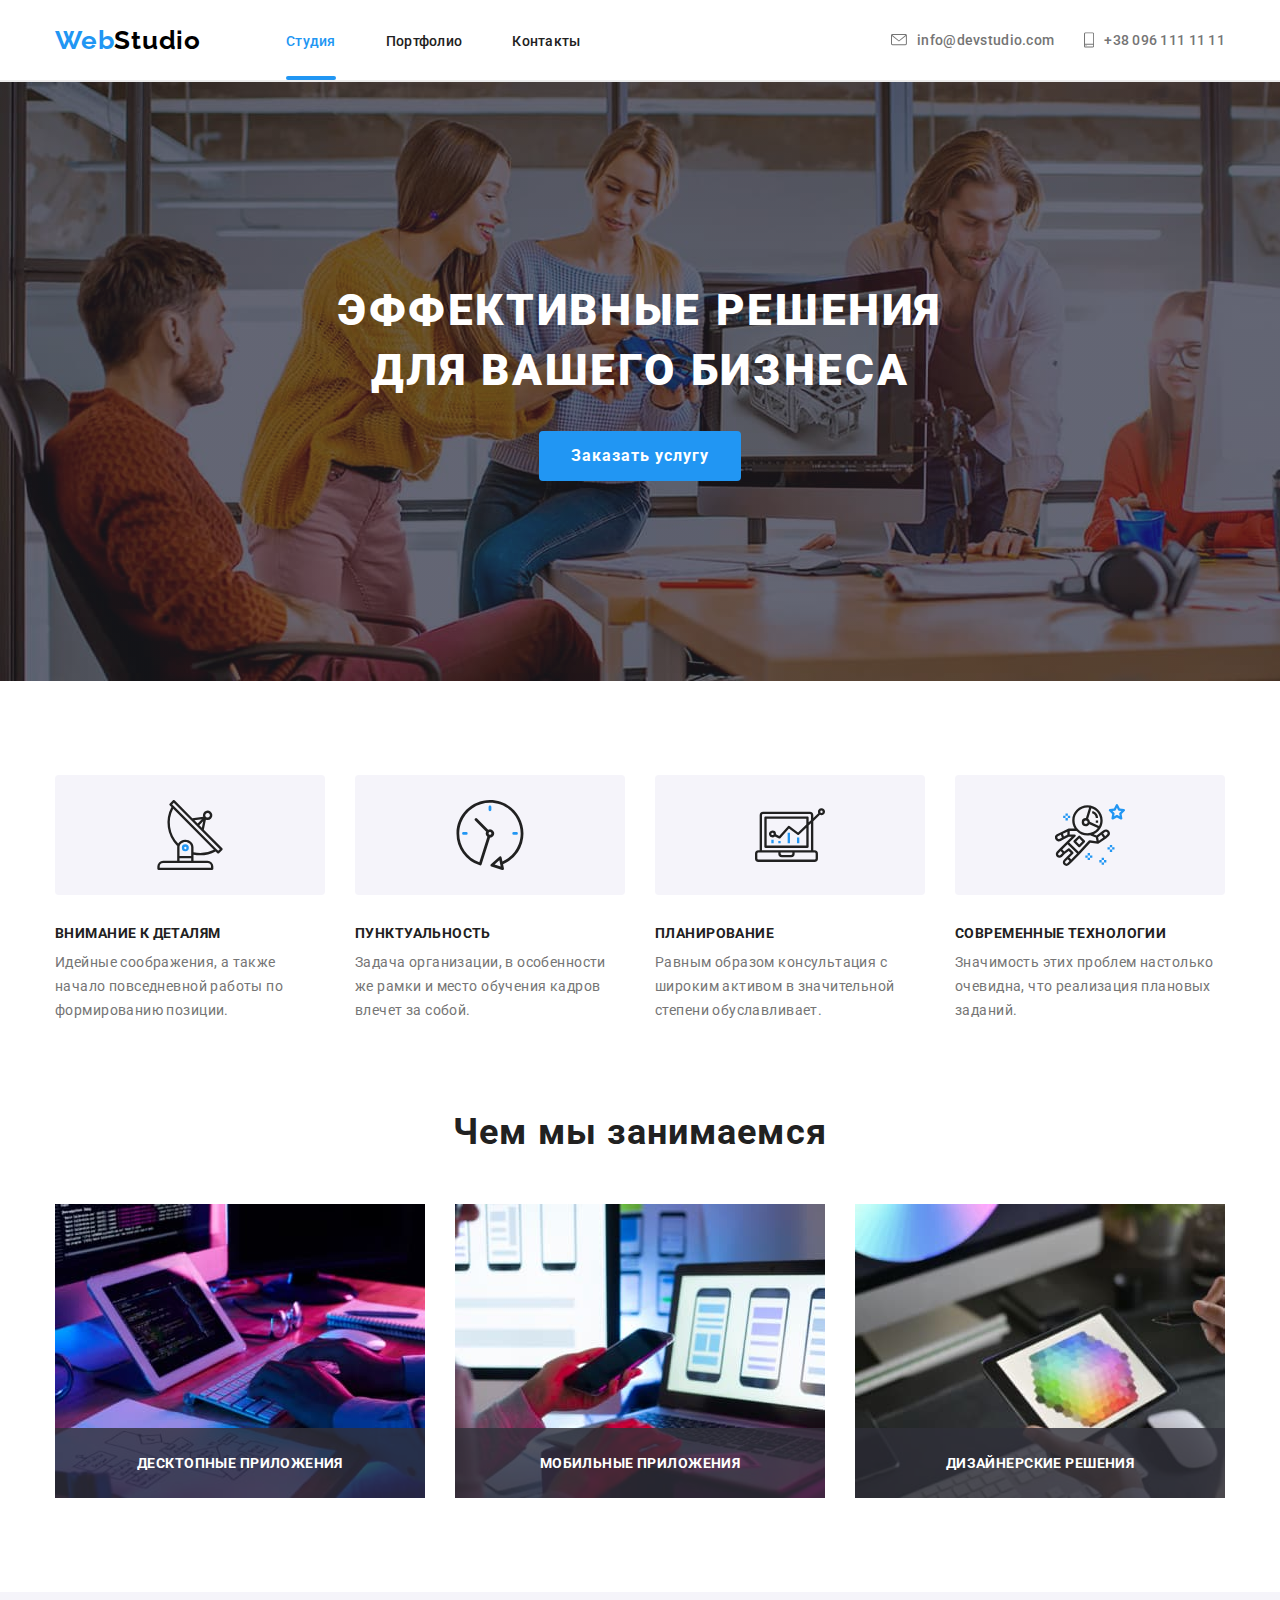
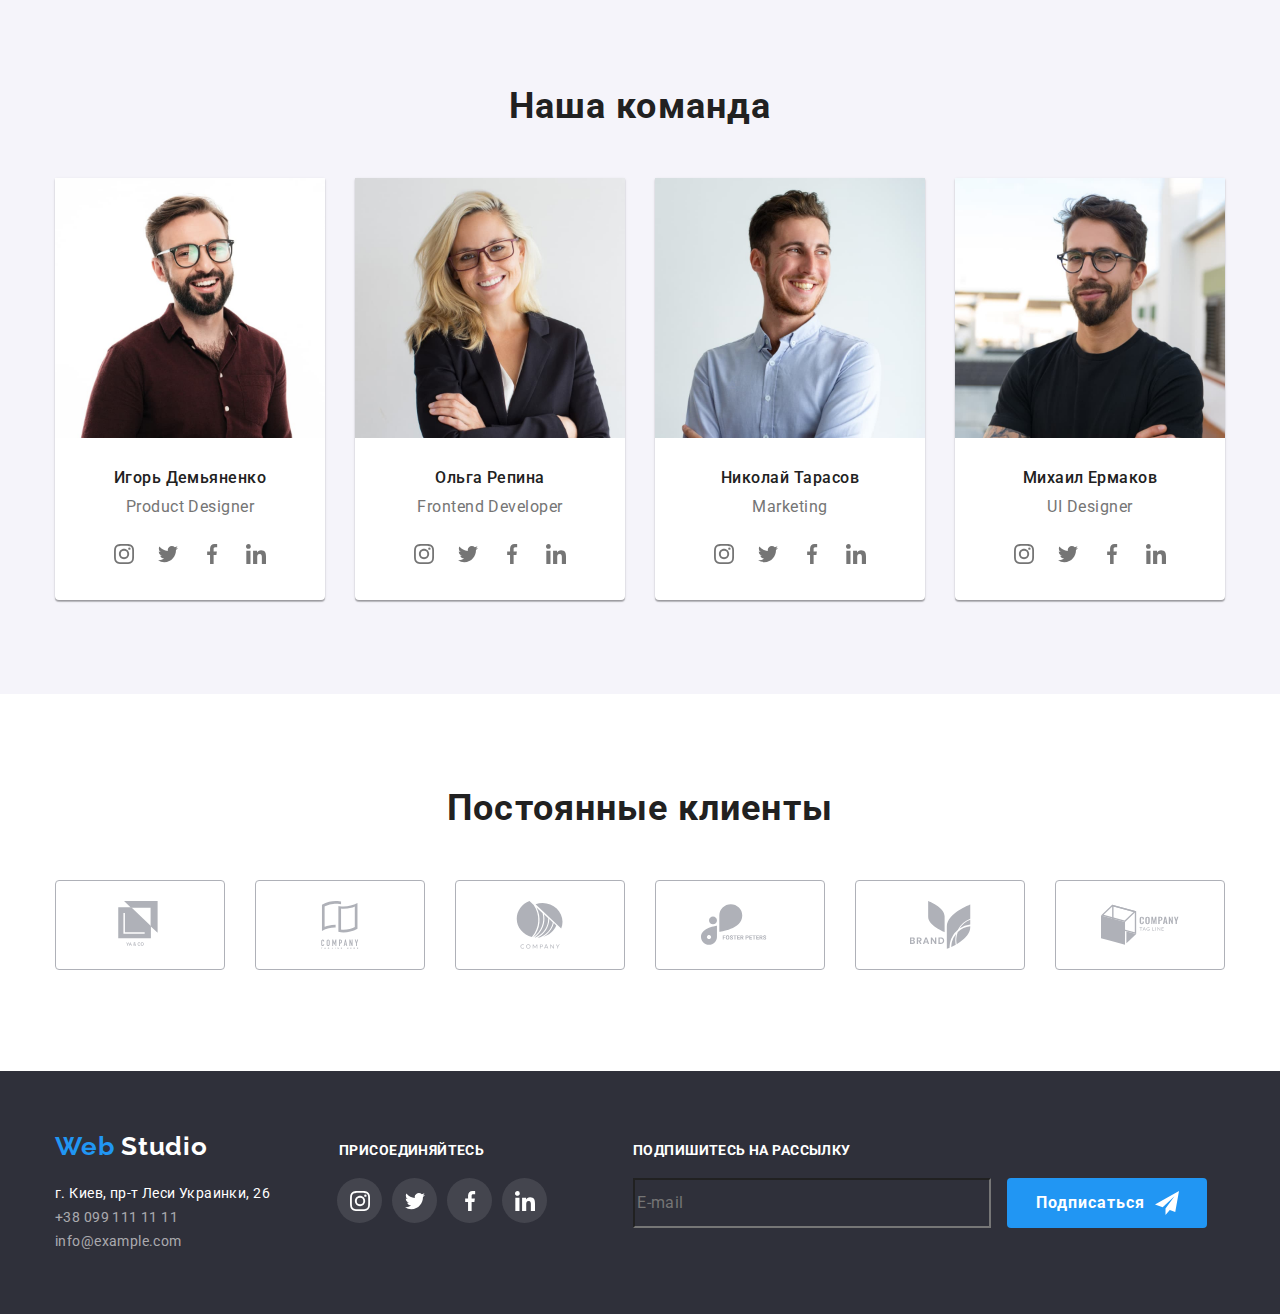
<file: index.html>
<!DOCTYPE html>
<html lang="ru">

<head>
    <meta charset="UTF-8" />
    <meta name="viewport" content="width=device-width, initial-scale=1.0" />
    <title>Web Studio</title>
    <link href="https://fonts.googleapis.com/css2?family=Raleway:wght@700&family=Roboto:wght@300;500;700;900&display=swap" rel="stylesheet" />
    <link rel="stylesheet" href="./css/normalize.css" />
    <link rel="stylesheet" href="./css/styles.css" />
</head>

<body>
    <!--верхня лінія-->
    <header class="page-header">
        <div class="container nav-contact">
            <a class="logo" href="./index.html">
                <span class="first-part-logo">Web </span> Studio
            </a>
            <nav>
                <ul class="site-nav list">
                    <li class="iten">
                        <a class="site-current site-link" href="./index.html">Студия</a>
                    </li>
                    <li class="iten"><a class="site-link" href="./portfolio.html">Портфолио</a></li>
                    <li class="iten"><a class="site-link" href="#">Контакты</a></li>
                </ul>
            </nav>
            <ul class="contact-us list">
                <li class="iten">
                    <a class="contact-us-link" href="mailto:info@devstudio.com">
                        <svg class="contact-us-icon" width="16" height="12">
                <use href="./images/icons/sprite.svg#icon-envelope"></use></svg>info@devstudio.com</a>
                </li>
                <li class="iten">
                    <a class="contact-us-link" href="tel:+380961111111">
                        <svg class="contact-us-icon" width="10" height="16">
                <use href="./images/icons/sprite.svg#icon-smartphone"> </use></svg>+38 096 111 11 11</a>
                </li>
            </ul>
        </div>
    </header>
    <!--особливий контент сторінки-->
    <main>

        <!--шапка-->
        <section class="hero">
            <div class="hero-padding">
                <h1 class="hero-title">
                    Эффективные решения <br />для вашего бизнеса
                </h1>
                <button data-modal-open class="button modal-open btn-service">Заказать услугу</button>
            </div>

        </section>
        <!--особливості компанії, чим вони виділяються-->
        <section class="section">
            <div class="container">
                <h2 hidden class="section-title">Особенности</h2>
                <ul class="features list">
                    <li class="iten">
                        <h3 class="section-subtitle">Внимание к деталям</h3>
                        <p class="text">
                            Идейные соображения, а также начало повседневной работы по формированию позиции.
                        </p>
                    </li>
                    <li class="iten">
                        <h3 class="section-subtitle">Пунктуальность</h3>
                        <p class="text">
                            Задача организации, в особенности же рамки и место обучения кадров влечет за собой.
                        </p>
                    </li>
                    <li class="iten">
                        <h3 class="section-subtitle">Планирование</h3>
                        <p class="text">
                            Равным образом консультация с широким активом в значительной степени обуславливает.
                        </p>
                    </li>
                    <li class="iten">
                        <h3 class="section-subtitle">Современные технологии</h3>
                        <p class="text">
                            Значимость этих проблем настолько очевидна, что реализация плановых заданий.
                        </p>
                    </li>
                </ul>
            </div>
        </section>
        <!--які послуги надає компанія-->
        <section class="section-servise">
            <div class="container">
                <h2 class="section-title">Чем мы занимаемся</h2>
                <ul class="section-service-item list">
                    <li class="iten">
                        <img class="pic-service" src="./images/what-they-do/desktop-aplication.jpg" alt="ноутбук на рабочем столе" width="370" />
                        <h3 class="section-service-subtitle">Десктопные приложения</h3>
                    </li>
                    <li class="iten">
                        <img class="pic-service" src="./images/what-they-do/mobile-aplication.jpg" alt="мобильный телефон" width="370" />
                        <h3 class="section-service-subtitle">Мобильные приложения</h3>
                    </li>
                    <li class="iten">
                        <img class="pic-service" src="./images/what-they-do/design.jpg" alt="экран компьютера" width="370" />
                        <h3 class="section-service-subtitle">Дизайнерские решения</h3>
                    </li>
                </ul>
            </div>
        </section>
        <!--команда-->
        <section class="section our-team">
            <div class="container">
                <h2 class="section-title">Наша команда</h2>
                <ul class="team list">
                    <li class="iten-team">
                        <img class="img-team" src="./images/team/igor.jpg" alt="Игорь Демьяненко" width="270" />

                        <h3 class="section-subtitle team-size">Игорь Демьяненко</h3>
                        <p class="text size" lang="en">Product Designer</p>

                        <ul class="social-iteam list">
                            <li class="iten">
                                <a class="social-link" href="#" target="_blank" rel="noopener norefereer" aria-label="сылка Instagram"><svg class="social-icon" width="20" height="20">
                      <use
                        href="./images/icons/sprite.svg#icon-instagram-sec"></use></svg></a>
                            </li>
                            <li class="iten">
                                <a class="social-link" href="#" target="_blank" rel="noopener norefereer" aria-label="сылка Twitter"><svg class="social-icon" width="20" height="20">
                      <use
                        href="./images/icons/sprite.svg#icon-twitter-sec"></use>
                        </svg></a>
                            </li>
                            <li class="iten">
                                <a class="social-link" href="#" target="_blank" rel="noopener norefereer" aria-label="сылка Facebook"><svg class="social-icon" width="20" height="20">
                      <use
                        href="./images/icons/sprite.svg#icon-facebook-sec"></use></svg>
                      </a>
                            </li>
                            <li class="iten">
                                <a class="social-link" href="#" target="_blank" rel="noopener norefereer" aria-label="сылка Linkedin"><svg class="social-icon" width="20" height="20">
                      <use
                        href="./images/icons/sprite.svg#icon-linkedin-sec"></use>
                        </svg></a>
                            </li>
                        </ul>
                    </li>
                    <li class="iten-team">
                        <img class="img-team" src="./images/team/olga.jpg" alt="Ольга Репина" width="270" />
                        <h3 class="section-subtitle team-size">Ольга Репина</h3>
                        <p class="text size" lang="en">Frontend Developer</p>
                        <ul class="social-iteam list">
                            <li class="iten">
                                <a class="social-link" href="#" target="_blank" rel="noopener norefereer" aria-label="сылка Instagram"><svg class="social-icon" width="20" height="20">
                      <use
                        href="./images/icons/sprite.svg#icon-instagram-sec"></use></svg></a>
                            </li>
                            <li class="iten">
                                <a class="social-link" href="#" target="_blank" rel="noopener norefereer" aria-label="сылка Twitter"><svg class="social-icon" width="20" height="20">
                      <use
                        href="./images/icons/sprite.svg#icon-twitter-sec"></use></svg></a>
                            </li>
                            <li class="iten">
                                <a class="social-link" href="#" target="_blank" rel="noopener norefereer" aria-label="сылка Facebook"><svg class="social-icon" width="20" height="20">
                      <use
                        href="./images/icons/sprite.svg#icon-facebook-sec"></use></svg></a>
                            </li>
                            <li class="iten">
                                <a class="social-link" href="#" target="_blank" rel="noopener norefereer" aria-label="сылка Linkedin"><svg class="social-icon" width="20" height="20">
                      <use
                        href="./images/icons/sprite.svg#icon-linkedin-sec"></use></svg></a>
                            </li>
                        </ul>
                    </li>
                    <li class="iten-team">
                        <img class="img-team" src="./images/team/kola.jpg" alt="Николай Тарасов" width="270" />
                        <h3 class="section-subtitle team-size">Николай Тарасов</h3>
                        <p class="text size" lang="en">Marketing</p>
                        <ul class="social-iteam list">
                            <li class="iten">
                                <a class="social-link" href="#" target="_blank" rel="noopener norefereer" aria-label="сылка Instagram"><svg class="social-icon" width="20" height="20">
                      <use
                        href="./images/icons/sprite.svg#icon-instagram-sec"></use></svg></a>
                            </li>
                            <li class="iten">
                                <a class="social-link" href="#" target="_blank" rel="noopener norefereer" aria-label="сылка Twitter"><svg class="social-icon" width="20" height="20">
                      <use
                        href="./images/icons/sprite.svg#icon-twitter-sec"></use></svg></a>
                            </li>
                            <li class="iten">
                                <a class="social-link" href="#" target="_blank" rel="noopener norefereer" aria-label="сылка Facebook"><svg class="social-icon" width="20" height="20">
                      <use href="./images/icons/sprite.svg#icon-facebook-sec"></use></svg></a>
                            </li>
                            <li class="iten">
                                <a class="social-link" href="#" target="_blank" rel="noopener norefereer" aria-label="сылка Linkedin"><svg class="social-icon" width="20" height="20">
                      <use
                        href="./images/icons/sprite.svg#icon-linkedin-sec"></use></svg></a>
                            </li>
                        </ul>
                    </li>
                    <li class="iten-team">
                        <img class="img-team" src="./images/team/miho.jpg" alt="Михаил Ермаков" width="270" />
                        <h3 class="section-subtitle team-size">Михаил Ермаков</h3>
                        <p class="text size" lang="en">UI Designer</p>
                        <ul class="social-iteam list">
                            <li class="iten">
                                <a class="social-link" href="#" target="_blank" rel="noopener norefereer" aria-label="сылка Instagram"><svg class="social-icon" width="20" height="20">
                      <use
                        href="./images/icons/sprite.svg#icon-instagram-sec"></use></svg></a>
                            </li>
                            <li class="iten">
                                <a class="social-link" href="#" target="_blank" rel="noopener norefereer" aria-label="сылка Twitter"><svg class="social-icon" width="20" height="20">
                        <use
                        href="./images/icons/sprite.svg#icon-twitter-sec"></use></svg></a>
                            </li>
                            <li class="iten">
                                <a class="social-link" href="#" target="_blank" rel="noopener norefereer" aria-label="сылка Facebook"><svg class="social-icon" width="20" height="20">
                      <use
                        href="./images/icons/sprite.svg#icon-facebook-sec"></use></svg></a>
                            </li>
                            <li class="iten">
                                <a class="social-link" href="#" target="_blank" rel="noopener norefereer" aria-label="сылка Linkedin"><svg class="social-icon" width="20" height="20">
                      <use
                        href="./images/icons/sprite.svg#icon-linkedin-sec"></use></svg></a>
                            </li>
                        </ul>
                    </li>
                </ul>
            </div>
        </section>
        <!--постійні клієнти-->
        <section class="section our-clients">
            <div class="container">
                <h2 class="section-title">Постоянные клиенты</h2>
                <ul class="client-items list">
                    <li class="iten">
                        <a class="client-link" href="#"><svg class="icon-clients"><use href="./images/icons/sprite.svg#icon-logo-1"></use></svg></a>
                    </li>
                    <li class="iten">
                        <a class="client-link" href="#"><svg class="icon-clients"><use href="./images/icons/sprite.svg#icon-logo-2"></use></svg></a>
                    </li>
                    <li class="iten">
                        <a class="client-link" href="#"><svg class="icon-clients"><use href="./images/icons/sprite.svg#icon-logo-3"></use></svg></a>
                    </li>
                    <li class="iten">
                        <a class="client-link" href="#"> <svg class="icon-clients"><use href="./images/icons/sprite.svg#icon-logo-4"></use></svg></a>
                    </li>
                    <li class="iten">
                        <a class="client-link" href="#"> <svg class="icon-clients"><use href="./images/icons/sprite.svg#icon-logo-5"></use></svg></a>
                    </li>
                    <li class="iten">
                        <a class="client-link" href="#"><svg class="icon-clients"><use href="./images/icons/sprite.svg#icon-logo-6"></use></svg></a>
                    </li>
                </ul>
            </div>
        </section>
    </main>
    <footer class="footer">
        <!--силка на головну сторінку, адреса і контакти-->
        <div class="container foot-div">
            <section class="section foot">
                <h2>
                    <a class="logo foo" href="#">
                        <span class="first-part-logo">Web</span
              ><span class="second-part-logo"> Studio</span></a>
                </h2>
                <address>
            <ul class="info-about-compani list">
              <li>
                <a class="location-link" href="#"
                  >г. Киев, пр-т Леси Украинки, 26</a
                >
              </li>
              <li>
                <a class="number-link" href="tel:+380991111111"
                  >+38 099 111 11 11</a
                >
              </li>
              <li>
                <a class="mail-link" href="mailto:info@example.com"
                  >info@example.com</a
                >
              </li>
            </ul>
          </address>
            </section>
            <!--силки на соц мережі компанії-->
            <div class="follow-us-div">
                <span class="follow-us-text">присоединяйтесь</span>
                <ul class="footer-social-iteam list">
                    <li class="iten">
                        <a class="footer-social-link" href="#" target="_blank" rel="noopener norefereer" aria-label="сылка Instagram">
                            <svg class="footer-icon" width="20" height="20">
                  <use
                    href="./images/icons/sprite.svg#icon-instagram-sec">
                  </use>
                </svg>
                        </a>
                    </li>
                    <li class="iten">
                        <a class="footer-social-link" href="#" target="_blank" rel="noopener norefereer" aria-label="сылка Twitter">
                            <svg class="footer-icon" width="20" height="20">
                  <use
                    href="./images/icons/sprite.svg#icon-twitter-sec">
                  </use>
                </svg>
                        </a>
                    </li>
                    <li class="iten">
                        <a class="footer-social-link" href="#" target="_blank" rel="noopener norefereer" aria-label="сылка Facebook">
                            <svg class="footer-icon" width="20" height="20">
                        <use
                          href="./images/icons/sprite.svg#icon-facebook-sec">
                        </use>
                      </svg>
                        </a>
                    </li>
                    <li class="iten">
                        <a class="footer-social-link" href="#" target="_blank" rel="noopener norefereer" aria-label="сылка Linkedin">
                            <svg class="footer-icon" width="20" height="20">
                        <use
                          href="./images/icons/sprite.svg#icon-linkedin-sec">
                        </use>
                      </svg>
                        </a>
                    </li>
                </ul>
            </div>
            <!--форма для бажаючих отримати розсилку-->
            <div>
                <span class="follow-us-text">подпишитесь на рассылку</span>
                <!--знаю, що для задуманої роботи моє написання форми, можливо, неправильне, але хотіла, щоб візуально виглядало подібно :) -->
                <form class="form" action="#">
                    <label for="email"></label>


                    <input class="email-box" type="email" name="email" id="email" placeholder="E-mail" />
                    <button class="button btn-footer" type="submit">Подписаться <svg class="follow-icon" width="24" height="24"><use href="./images/icons/sprite.svg#icon-icon-send"> </use></svg></button>
                </form>
            </div>
        </div>
        <!--  -->
        <!--  -->
    </footer>
    <form action="">
        <div class="backdrop is-hidden" data-modal>

            <div class="modal">
                <h2 class="title-form"> Оставьте свои данные, мы вам перезвоним</h2>
                <div class="div-form">
                    <label class="label-form" for="name">Имя</label>
                    <input class="input-form" type="text" name="name" id="name">
                    <svg class="form-icon" width="18" height="18">
                        <use
                          href="./images/icons/sprite.svg#icon-person">
                        </use>
                      </svg>


                </div>
                <div class="div-form">
                    <label class="label-form" for="phone">Телефон</label>
                    <input class="input-form" type="tel" name="tel" id="tel">
                    <svg class="form-icon" width="18" height="18">
                        <use
                          href="./images/icons/sprite.svg#icon-phone-modal">
                        </use>
                      </svg>

                </div>
                <div class="div-form">
                    <label class="label-form" for="mail">Почта</label>
                    <input class="input-form" type="emeil" name="mail" id="mail">
                    <svg class="form-icon" width="18" height="18">
                        <use
                          href="./images/icons/sprite.svg#icon-email">
                        </use>
                      </svg>

                </div>
                <div class="div-comment">
                    <label class="label-form" for="comment">Комментарий</label>
                    <textarea class="comment-form" name="comment" id="comment" rows="5" cols="45" placeholder="Введите текст"></textarea>
                </div>
                <div class="div-checkbox">

                    <label class="rules">Соглашаюсь с рассылкой и принимаю  <a class="link-rules" href="#"> Условия договора</a>
                        <input class="checkbox" type="checkbox" name="rules" >

                        <svg class="form-icon-check" width="16" height="15">
                            <use
                              href="./images/icons/sprite.svg#icon-icon-check">
                            </use>
                          </svg></label>
                </div>
                <button class="button button-form" type="submit">Отправить</button>
                <button class="btn-modal" data-modal-close><svg class="modal-icon" width="18" height="18"><use href="./images/icons/sprite.svg#icon-close-icon"> </use></svg></button>
            </div>
    </form>


    </div>

    <script src="./js/modal.js"></script>
</body>

</html>
</file>
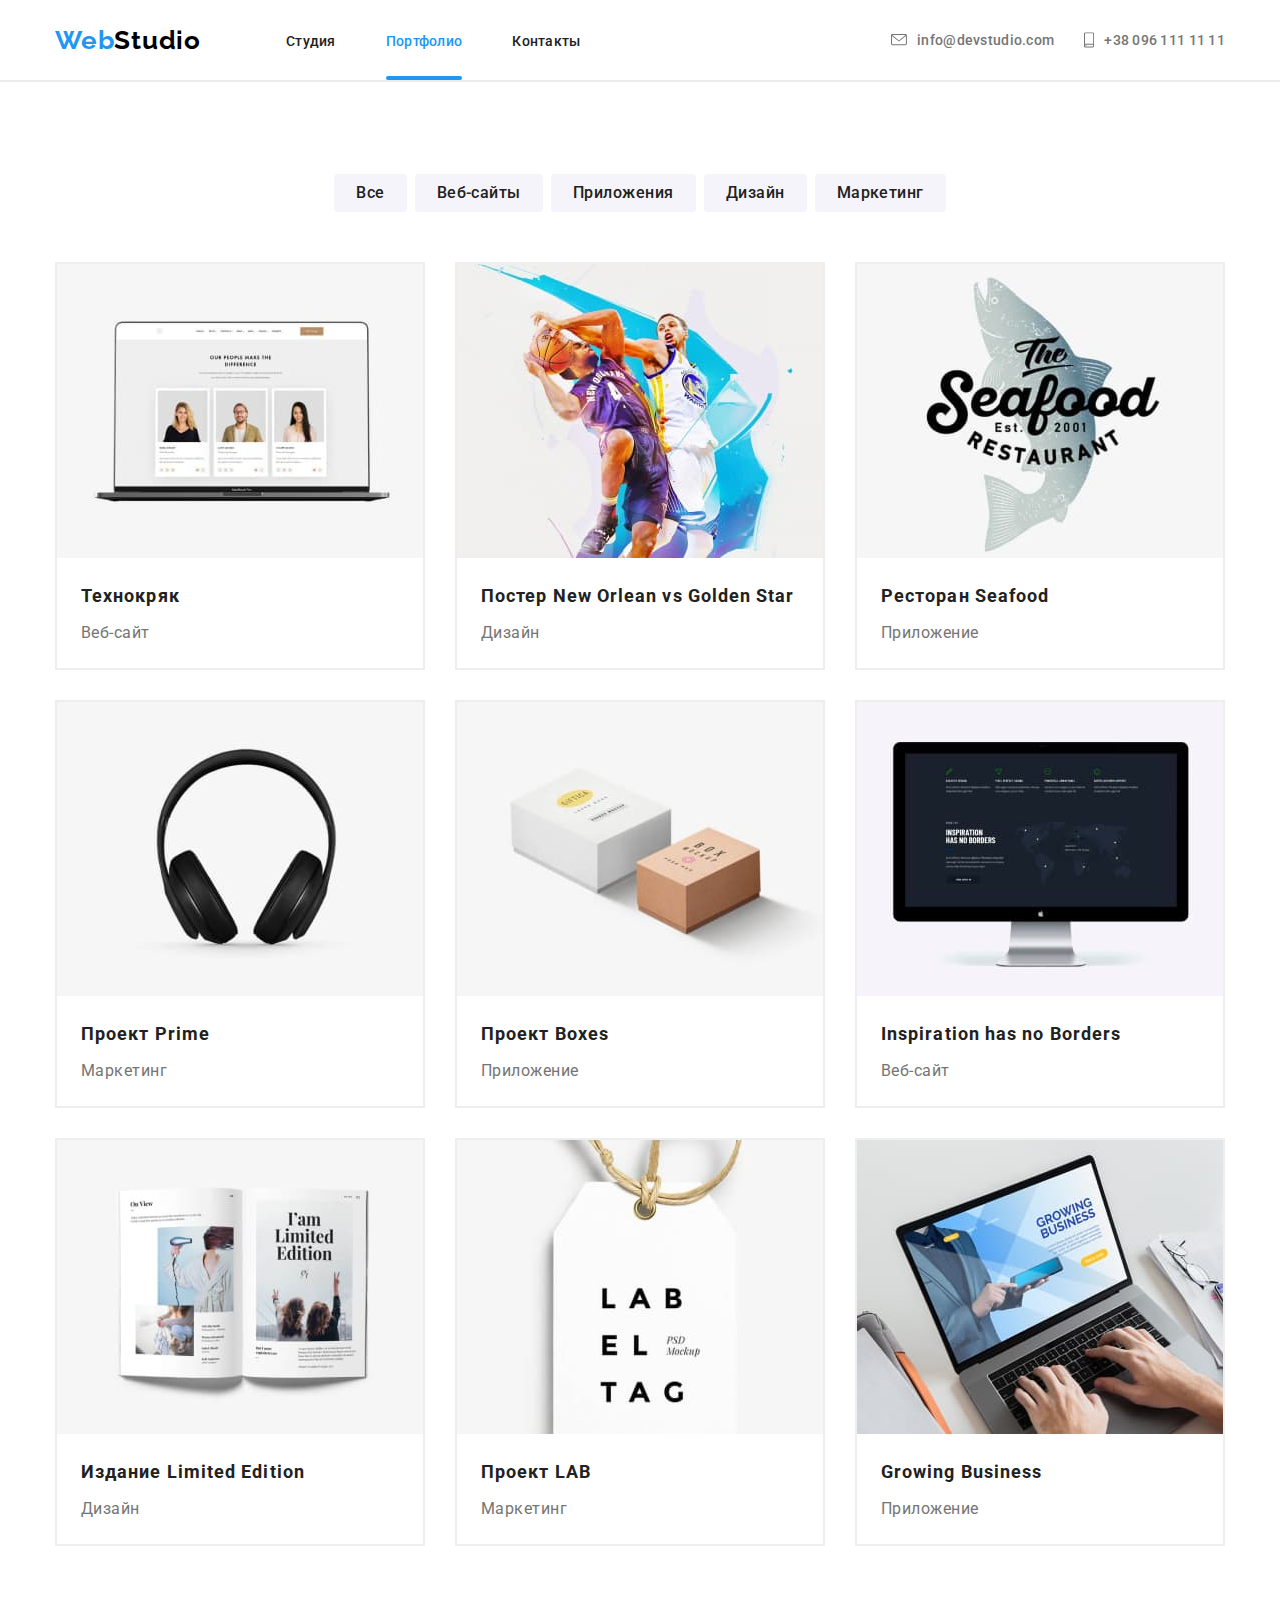
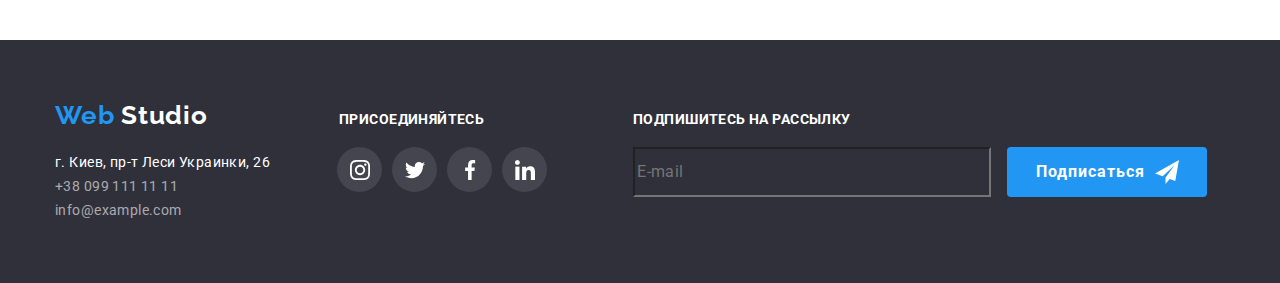
<file: portfolio.html>
<!DOCTYPE html>
<html lang="ru">

<head>
    <meta charset="UTF-8" />
    <meta name="viewport" content="width=device-width, initial-scale=1.0" />
    <title>Портфолио</title>
    <link href="https://fonts.googleapis.com/css2?family=Raleway:wght@700&family=Roboto:wght@300;500;700;900&display=swap" rel="stylesheet" />
    <link rel="stylesheet" href="./css/normalize.css" />
    <link rel="stylesheet" href="./css/styles.css" />
</head>

<body>
    <header class="page-header">
        <div class="container nav-contact">
            <a class="logo" href="./index.html">
                <span class="first-part-logo">Web</span> Studio
            </a>
            <nav>
                <ul class="site-nav list">
                    <li class="iten"><a class="site-link" href="./index.html">Студия</a></li>
                    <li class="iten">
                        <a class="site-current site-link" href="./portfolio.html">Портфолио</a>
                    </li>
                    <li class="iten"><a class="site-link" href="#">Контакты</a></li>
                </ul>
            </nav>
            <ul class="contact-us list">
                <li class="iten">
                    <a class="contact-us-link" href="mailto:info@devstudio.com">
                        <svg class="contact-us-icon" width="16" height="12">
                <use href="./images/icons/sprite.svg#icon-envelope"></use></svg              >info@devstudio.com</a
            >
          </li>
          <li class="iten">
            <a class="contact-us-link" href="tel:+380961111111">
              <svg class="contact-us-icon" width="10" height="16">
                <use
                  href="./images/icons/sprite.svg#icon-smartphone"
                ></use></svg>+38 096 111 11 11</a>
                </li>
            </ul>
        </div>
    </header>
    <main>
        <section class="section portfolio">
            <div class="container">
                <h1 hidden class="list">наши услуги</h1>
                <ul class="button-items list">
                    <li class="iten">
                        <button class="button-nav" type="button">Все</button>
                    </li>
                    <li class="iten">
                        <button class="button-nav" type="button">Веб-сайты</button>
                    </li>
                    <li class="iten">
                        <button class="button-nav" type="button">Приложения</button>
                    </li>
                    <li class="iten">
                        <button class="button-nav" type="button">Дизайн</button>
                    </li>
                    <li class="iten">
                        <button class="button-nav" type="button">Маркетинг</button>
                    </li>
                </ul>
            </div>
        </section>
        <section class="section pro">
            <div class="container">
                <h2 hidden class="section-title">Наши проекты</h2>
                <ul class="projects-items list">
                    <li class="iten">
                        <a class="projects-link" href="#">
                            <div class="position">
                                <img class="pic-project" src="./images/portfolio_all/img-odyn.jpg" alt="Главная страница сайта Технокряк" width="370" />
                                <div class="portfolio-overlay">
                                    <p class="text-project">
                                        Технокряк это современная площадка распространения коронавируса. Компании используют эту платформу для цифрового шпионажа и атак на защищённые сервера конкурентов.
                                    </p>
                                </div>
                            </div>

                            <h3 class="section-subtitle project-size">Технокряк</h3>
                            <p class="text text-project-size">Веб-сайт</p>
                        </a>
                    </li>
                    <li class="iten">
                        <a class="projects-link" href=" #">
                            <div class="position">
                                <img class="pic-project" src="./images/portfolio_all/img-dwa.jpg" alt="Постер New Orlean vs Golden Star" width="370" />
                                <div class="portfolio-overlay">
                                    <p class="text-project">
                                        Технокряк это современная площадка распространения коронавируса. Компании используют эту платформу для цифрового шпионажа и атак на защищённые сервера конкурентов.
                                    </p>
                                </div>
                            </div>
                            <h3 class="section-subtitle project-size">
                                Постер New Orlean vs Golden Star
                            </h3>
                            <p class="text text-project-size">Дизайн</p>
                        </a>
                    </li>
                    <li class="iten">
                        <a class="projects-link" href=" #">
                            <div class="position"><img class="pic-project" src="./images/portfolio_all/img-try.jpg" alt="Ресторан Seafood" width="370" />
                                <div class="portfolio-overlay">
                                    <p class="text-project">
                                        Технокряк это современная площадка распространения коронавируса. Компании используют эту платформу для цифрового шпионажа и атак на защищённые сервера конкурентов.
                                    </p>
                                </div>
                            </div>
                            <h3 class="section-subtitle project-size">Ресторан Seafood</h3>
                            <p class="text text-project-size">Приложение</p>
                        </a>
                    </li>
                    <li class="iten">
                        <a class="projects-link" href=" #">
                            <div class="position"><img class="pic-project" src="./images/portfolio_all/img-cztery.jpg" alt="Наушники" width="370" />
                                <div class="portfolio-overlay">
                                    <p class="text-project">
                                        Технокряк это современная площадка распространения коронавируса. Компании используют эту платформу для цифрового шпионажа и атак на защищённые сервера конкурентов.
                                    </p>
                                </div>
                            </div>
                            <h3 class="section-subtitle project-size">Проект Prime</h3>
                            <p class="text text-project-size">Маркетинг</p>
                        </a>
                    </li>
                    <li class="iten">
                        <a class="projects-link" href=" #">
                            <div class="position"><img class="pic-project" src="./images/portfolio_all/img-piec.jpg" alt="Две коробки" width="370" />
                                <div class="portfolio-overlay">
                                    <p class="text-project">
                                        Технокряк это современная площадка распространения коронавируса. Компании используют эту платформу для цифрового шпионажа и атак на защищённые сервера конкурентов.
                                    </p>
                                </div>
                            </div>
                            <h3 class="section-subtitle project-size">Проект Boxes</h3>
                            <p class="text text-project-size">Приложение</p>
                        </a>
                    </li>
                    <li class="iten">
                        <a class="projects-link" href=" #">
                            <div class="position"><img class="pic-project" src="./images/portfolio_all/img-szesc.jpg" alt="Экран компьютера" width="370" />
                                <div class="portfolio-overlay">
                                    <p class="text-project">
                                        Технокряк это современная площадка распространения коронавируса. Компании используют эту платформу для цифрового шпионажа и атак на защищённые сервера конкурентов.
                                    </p>
                                </div>
                            </div>
                            <h3 class="section-subtitle project-size">
                                Inspiration has no Borders
                            </h3>
                            <p class="text text-project-size">Веб-сайт</p>
                        </a>
                    </li>
                    <li class="iten">
                        <a class="projects-link" href=" #">
                            <div class="position"><img class="pic-project" src="./images/portfolio_all/img-siedem.jpg" alt="Издание Limited Edition" width="370" />
                                <div class="portfolio-overlay">
                                    <p class="text-project">
                                        Технокряк это современная площадка распространения коронавируса. Компании используют эту платформу для цифрового шпионажа и атак на защищённые сервера конкурентов.
                                    </p>
                                </div>
                            </div>
                            <h3 class="section-subtitle project-size">
                                Издание Limited Edition
                            </h3>
                            <p class="text text-project-size">Дизайн</p>
                        </a>
                    </li>
                    <li class="iten">
                        <a class="projects-link" href=" #">
                            <div class="position">
                                <img class="pic-project" src="./images/portfolio_all/img-osiem.jpg" alt="Метка" width="370" />
                                <div class="portfolio-overlay">
                                    <p class="text-project">
                                        Технокряк это современная площадка распространения коронавируса. Компании используют эту платформу для цифрового шпионажа и атак на защищённые сервера конкурентов.
                                    </p>
                                </div>
                            </div>

                            <h3 class="section-subtitle project-size">Проект LAB</h3>
                            <p class="text text-project-size">Маркетинг</p>
                        </a>
                    </li>
                    <li class="iten">
                        <a class="projects-link" href=" #">
                            <div class="position">
                                <img class="pic-project" src="./images/portfolio_all/img-dziewiec.jpg" alt="ноутбук" width="370" />
                                <div class="portfolio-overlay">
                                    <p class="text-project">
                                        Технокряк это современная площадка распространения коронавируса. Компании используют эту платформу для цифрового шпионажа и атак на защищённые сервера конкурентов.
                                    </p>
                                </div>
                            </div>
                            <h3 class="section-subtitle project-size">Growing Business</h3>
                            <p class="text text-project-size">Приложение</p>
                        </a>

                    </li>
                </ul>
            </div>
        </section>
    </main>
    <footer class="footer">
        <!--силка на головну сторінку, адреса і контакти-->
        <div class="container foot-div">
            <section class="section foot">
                <h2>
                    <a class="logo foo" href="#">
                        <span class="first-part-logo">Web</span
              ><span class="second-part-logo"> Studio</span></a>
                </h2>
                <address>
            <ul class="info-about-compani list">
              <li>
                <a class="location-link" href="#"
                  >г. Киев, пр-т Леси Украинки, 26</a
                >
              </li>
              <li>
                <a class="number-link" href="tel:+380991111111"
                  >+38 099 111 11 11</a
                >
              </li>
              <li>
                <a class="mail-link" href="mailto:info@example.com"
                  >info@example.com</a
                >
              </li>
            </ul>
          </address>
            </section>
            <!--силки на соц мережі компанії-->
            <div class="follow-us-div">
                <span class="follow-us-text">присоединяйтесь</span>
                <ul class="footer-social-iteam list">
                    <li class="iten">
                        <a class="footer-social-link" href="#" target="_blank" rel="noopener norefereer" aria-label="сылка Instagram"><img src="./images/social/instagram-sec.svg" alt="" /></a>
                    </li>
                    <li class="iten">
                        <a class="footer-social-link" href="#" target="_blank" rel="noopener norefereer" aria-label="сылка Twitter"><img src="./images/social/twitter-sec.svg" alt="" /></a>
                    </li>
                    <li class="iten">
                        <a class="footer-social-link" href="#" target="_blank" rel="noopener norefereer" aria-label="сылка Facebook"><img src="./images/social/facebook-sec.svg" alt="" /></a>
                    </li>
                    <li class="iten">
                        <a class="footer-social-link" href="#" target="_blank" rel="noopener norefereer" aria-label="сылка Linkedin">
                            <img src="./images/social/linkedin-sec.svg" alt="" /></a>
                    </li>
                </ul>
            </div>
            <!--форма для бажаючих отримати розсилку-->
            <div>
                <span class="follow-us-text">подпишитесь на рассылку</span>
                <!--знаю, що для задуманої роботи моє написання форми, можливо, неправильне, але хотіла, щоб візуально виглядало подібно :) -->
                <form class="form" action="#">
                    <label>
              <input class="email-box" type="email" placeholder="E-mail" />
            </label>
                    <button class="button btn-footer" type="submit">Подписаться<svg class="follow-icon" width="24" height="24"><use href="./images/icons/sprite.svg#icon-icon-send"> </use></svg></button>
                </form>
            </div>
        </div>
    </footer>

</body>

</html>
</file>
<file: css/styles.css>
html {
    box-sizing: border-box;
}

*,
*::before,
*::after {
    box-sizing: inherit;
}

 :root {
    --primary-text-color: #757575;
    --title-text-color: #212121;
    --accent: #2196f3;
    --wight-color: #ffffff;
    --black-color: #000000;
}

body {
    font-family: Roboto, sans-serif;
    background-color: #ffffff;
    color: var(--primary-text-color);
}

.list {
    padding: 0;
    margin: 0;
    list-style: none;
}

a {
    text-decoration: none;
}

img {
    display: block;
}


/*Page Header*/


/*.page-header { background-color: #ccc; }*/

.page-header {
    position: relative;
}

.nav-contact {
    display: flex;
    align-items: center;
}

.nav-contact::after {
    content: '';
    position: absolute;
    width: 100%;
    height: 0px;
    left: 0px;
    top: 80px;
    border: 1px solid #ECECEC;
}

.container {
    width: 1200px;
    margin-left: auto;
    margin-right: auto;
    padding-left: 15px;
    padding-right: 15px;
    z-index: 1;
    /*outline: 2px solid #2f303a;*/
}

.logo {
    display: flex;
    margin-top: 25px;
    margin-bottom: 25px;
    font-family: Raleway, sans-serif;
    font-weight: 700;
    font-size: 26px;
    line-height: 1.192;
    letter-spacing: 0.03em;
    color: var(--black-color);
}

.first-part-logo {
    color: var(--accent);
}


/*site nav*/

.site-nav {
    display: flex;
    margin-left: 85px;
}

.site-nav .iten+.iten {
    margin-left: 50px;
}


/*.site-nav .iten:not(:last-child) { margin-right: 50px; } -----------------------the same what we have last one before*/

.site-nav a {
    position: relative;
    display: block;
    padding-top: 32px;
    padding-bottom: 32px;
    font-weight: 500;
    font-size: 14px;
    line-height: 1.142;
    letter-spacing: 0.02em;
    color: var(--title-text-color);
    transition: color 250ms cubic-bezier(0.4, 0, 0.2, 1);
}

.site-nav a:hover,
.site-nav a:focus {
    color: var(--accent);
    outline-color: transparent;
}

.site-nav .site-current {
    color: var(--accent);
}

.site-nav .site-current::after {
    position: absolute;
    left: 0;
    bottom: 0;
    content: '';
    display: block;
    width: 100%;
    height: 4px;
    background-color: var(--accent);
    border-radius: 2px;
}


/*contacts us*/

.contact-us {
    display: flex;
    margin-left: auto;
}

.contact-us .iten+.iten {
    margin-left: 30px;
}

.contact-us .contact-us-link {
    display: flex;
    align-items: center;
    padding-top: 32px;
    padding-bottom: 32px;
    font-weight: 500;
    font-size: 14px;
    line-height: 1.142;
    letter-spacing: 0.02em;
    color: var(--primary-text-color);
    transition: color 250ms cubic-bezier(0.4, 0, 0.2, 1);
}

.contact-us .contact-us-icon {
    margin-right: 10px;
    fill: currentColor;
    /*підтягує колір батька*/
}

.contact-us .contact-us-link:hover,
.contact-us .contact-us-link:focus {
    color: var(--accent);
    outline-color: transparent;
}


/*hero*/

.hero {
    text-align: center;
    background-color: rgba(47, 48, 58, 0.4);
    background-image: linear-gradient( rgba(47, 48, 58, 0.4), rgba(47, 48, 58, 0.4)), url(../images/header/header.jpg);
    background-repeat: no-repeat;
    background-size: cover;
    height: 600px;
}

.hero-title {
    margin-top: 0;
    margin-bottom: 30px;
    font-weight: 900;
    font-size: 44px;
    line-height: 1.363;
    text-align: center;
    letter-spacing: 0.06em;
    text-transform: uppercase;
    color: var(--wight-color);
    /*outline: 2px solid tomato;*/
}

.hero-padding {
    padding-top: 200px;
    padding-bottom: 200px;
    scroll-padding-left: 452px;
    scroll-padding-right: 452px;
}


/*main*/

.section {
    padding-top: 94px;
    padding-bottom: 89px;
}

.section.no-padding {
    padding-bottom: 94;
    padding-top: 0;
}

.section-title,
.section-subtitle {
    color: var(--title-text-color);
}

.section-title {
    margin-top: 0;
    margin-bottom: 50px;
    font-weight: 700;
    font-size: 36px;
    line-height: 1.166;
    text-align: center;
    letter-spacing: 0.03em;
}

.section-subtitle {
    margin-top: 0;
    margin-bottom: 10px;
    font-weight: 700;
    font-size: 14px;
    line-height: 1.142;
    letter-spacing: 0.03em;
    text-transform: uppercase;
}

.text {
    margin-top: 0;
    margin-bottom: 0;
    font-weight: 400;
    font-size: 14px;
    line-height: 1.714;
    letter-spacing: 0.03em;
}

.features {
    display: flex;
    flex-wrap: wrap;
    justify-content: space-between;
}

.features .iten {
    width: 270px;
}

.features .iten::before {
    display: block;
    height: 120px;
    content: "";
    background: #f5f4fa;
    background-size: 70px;
    background-repeat: no-repeat;
    background-position: center;
    border-radius: 4px;
    margin-bottom: 30px;
}

.features .iten:nth-child(1)::before {
    background-image: url(../images/osobennosti/antenna.svg);
}

.features .iten:nth-child(2)::before {
    background-image: url(../images/osobennosti/clock.svg);
}

.features .iten:nth-child(3)::before {
    background-image: url(../images/osobennosti/diagram.svg);
}

.features .iten:nth-child(4)::before {
    background-image: url(../images/osobennosti/astronaut.svg);
}

.section-servise {
    padding-top: 0;
    padding-bottom: 94px;
    z-index: 1;
}

.section-service-item {
    display: flex;
}

.section-service-item .iten {
    margin-right: 30px;
    width: 370px;
    position: relative;
}

.section-service-item .iten:nth-child(3n) {
    margin-right: 0;
}

.section-service-subtitle {
    display: inline-block;
    position: absolute;
    bottom: 0;
    left: 0;
    min-width: 370px;
    height: 70px;
    margin-bottom: 0;
    margin-top: 0;
    padding: 27px 82px;
    font-weight: 700;
    font-size: 14px;
    line-height: 1.142;
    align-items: center;
    text-align: center;
    letter-spacing: 0.03em;
    text-transform: uppercase;
    color: var(--wight-color);
    background-color: rgba(47, 48, 58, 0.8);
}

.section.our-team {
    padding-bottom: 94px;
    background-color: #f5f4fa;
}

.section.our-clients {
    padding-bottom: 101px;
}

.team {
    display: flex;
}

.team .iten-team {
    margin-right: 30px;
    width: 270px;
    background: var(--wight-color);
    box-shadow: 0px 1px 3px rgba(0, 0, 0, 0.12), 0px 1px 1px rgba(0, 0, 0, 0.14), 0px 2px 1px rgba(0, 0, 0, 0.2);
    border-radius: 0px 0px 4px 4px;
}

.team .iten-team:nth-child(4n) {
    margin-right: 0;
}

ul>.img-team {
    display: inline-block;
}

.img-team {
    margin-bottom: 30px;
}

.team-size {
    font-weight: 500;
    font-size: 16px;
    line-height: 1.1875;
    text-align: center;
    letter-spacing: 0.03em;
    text-transform: none;
}

.size {
    margin-top: 0;
    margin-bottom: 16px;
    font-weight: 400;
    font-size: 16px;
    line-height: 1.187;
    text-align: center;
    letter-spacing: 0.03em;
}

.social-iteam {
    display: flex;
    justify-content: center;
    width: 206px;
    height: 44px;
    margin-left: auto;
    margin-right: auto;
    margin-bottom: 24px;
}

.social-iteam .iten {
    width: 44px;
    height: 44px;
}

.social-iteam .social-link {
    display: flex;
    padding: 12px;
    border: none;
    align-items: center;
    fill: var(--primary-text-color);
}

.social-iteam .social-link:hover,
.social-iteam .social-link:focus {
    border: 1px solid transparent;
    border-radius: 50%;
    background-color: var(--accent);
    outline-color: transparent;
    outline-style: inherit;
}

.social-iteam .social-link:hover .social-icon,
.social-iteam .social-link:focus .social-icon {
    fill: var(--wight-color);
    outline-color: transparent;
    outline-style: inherit;
}

.client-items {
    display: flex;
}

.client-items .iten .client-link {
    display: flex;
    width: 170px;
    height: 90px;
    padding: 20px 45px;
    border: 1px solid #afb1b8;
    box-sizing: border-box;
    border-radius: 4px;
}

.client-items .iten+.iten {
    margin-left: 30px;
}

.client-items .icon-clients {
    fill: #AFB1B8;
}

.client-items .client-link:hover,
.client-items .client-link:focus {
    border: 1px solid var(--accent);
    fill: var(--accent);
    outline-color: var(--accent)
}

.client-items .client-link:hover .icon-clients,
.client-items .client-link:focus .icon-clients {
    fill: var(--accent);
    outline-color: transparent;
}


/*button*/

.button {
    min-width: 200px;
    padding: 10px 32px;
    border-radius: 4px;
    border: transparent;
    font-weight: 700;
    font-size: 16px;
    line-height: 1.87;
    align-items: center;
    text-align: center;
    letter-spacing: 0.06em;
    color: var(--wight-color);
    background-color: var(--accent);
    transition: background 250ms cubic-bezier(0.4, 0, 0.2, 1);
    outline: transparent;
}

.btn-service:hover,
.btn-service:focus {
    background: #188CE8;
    outline: transparent;
}

.button-nav {
    display: inline-block;
    border-radius: 4px;
    padding: 6px 22px;
    border: transparent;
    font-weight: 500;
    font-size: 16px;
    line-height: 1.625;
    text-align: center;
    letter-spacing: 0.03em;
    color: var(--title-text-color);
    background-color: #f5f4fa;
    transition: background-color 250ms cubic-bezier(0.4, 0, 0.2, 1);
}

.btn-footer {
    display: inline-flex;
    padding: 10px 28px 10px 29px;
    fill: var(--wight-color);
    transition: background 250ms cubic-bezier(0.4, 0, 0.2, 1);
    outline: transparent;
}

.btn-footer:hover,
.btn-footer:focus {
    background: #188CE8;
    outline: transparent;
}

.button-nav:hover,
.button-nav:focus {
    color: var(--wight-color);
    background-color: var(--accent);
    outline-color: transparent;
}


/*main portfolio*/

.section.portfolio {
    padding-top: 93px;
    padding-bottom: 50px;
}

.section.pro {
    padding-top: 0;
    padding-bottom: 94px;
}

.button-items {
    display: flex;
    justify-content: center;
}

.button-items .iten+.iten {
    margin-left: 8px;
}

.projects-items {
    display: flex;
    flex-wrap: wrap;
}

.projects-items .iten {
    width: 370px;
    margin-right: 30px;
    margin-bottom: 30px;
    background: var(--wight-color);
    border: 1px solid #EEEEEE;
    box-sizing: border-box;
}

.projects-items .iten:nth-child(3n) {
    margin-right: 0;
}

.projects-items .iten:nth-last-child(-n + 3) {
    margin-bottom: 0;
}

.text {
    color: var(--primary-text-color);
}

.projects-link {
    display: block;
    text-decoration: none;
    border: 1px solid #EEEEEE;
}

.position {
    position: relative;
    overflow: hidden;
}

.portfolio-overlay {
    width: 100%;
    height: 294px;
    position: absolute;
    top: 0;
    left: 0;
    background-color: rgba(33, 150, 243, 0.9);
    transition: transform 250ms cubic-bezier(0.4, 0, 0.2, 1), opacity 250ms cubic-bezier(0.4, 0, 0.2, 1);
    transform: translateY(100%);
    opacity: 0;
}

.text-project {
    position: absolute;
    top: 0;
    left: 0;
    margin-bottom: 0;
    margin-top: 0;
    padding: 63px 24px;
    font-family: Roboto;
    font-weight: 400;
    font-size: 18px;
    line-height: 1.56;
    letter-spacing: 0.03em;
    color: var(--wight-color);
}

.projects-items .projects-link:hover,
.projects-items .projects-link:focus {
    box-shadow: 0px 1px 1px rgba(0, 0, 0, 0.12), 0px 4px 4px rgba(0, 0, 0, 0.06), 1px 4px 6px rgba(0, 0, 0, 0.16);
    outline-color: transparent;
}

.projects-link:hover .portfolio-overlay,
.projects-link:focus .portfolio-overlay {
    transform: translateY(0);
    opacity: 1;
}

.project-size {
    margin-bottom: 4px;
    margin-top: 0;
    margin-left: 24px;
    font-weight: 700;
    font-size: 18px;
    line-height: 2;
    letter-spacing: 0.06em;
    text-transform: none;
}

.text-project-size {
    margin-top: 0;
    margin-bottom: 20px;
    margin-left: 24px;
    font-weight: 400;
    font-size: 16px;
    line-height: 1.87;
    letter-spacing: 0.03em;
}

.pic-project {
    margin-top: 0;
    margin-bottom: 20px;
}


/*footer*/

.footer {
    background-color: #2f303a;
}

.foot-div {
    display: flex;
    align-items: baseline;
}

.second-part-logo {
    color: var(--wight-color);
}

.logo.foo {
    display: inline-block;
    margin-top: 60px;
    margin-bottom: 20px;
}

.section.foot {
    padding-top: 0;
    padding-bottom: 0;
}

h2 {
    margin-top: 0;
    margin-bottom: 0;
}

h2>a {
    display: inline-block;
    margin-bottom: 20px;
    margin-top: 60px;
}

.info-about-compani {
    display: inline-block;
    margin-bottom: 60px;
    font-weight: 400;
    font-size: 14px;
    line-height: 1.71;
    letter-spacing: 0.03em;
    font-style: normal;
}

.location-link,
.number-link {
    margin-bottom: 9px;
    margin-top: 0;
}

.mail-link {
    margin-bottom: 60px;
    margin-top: 0;
}

.location-link {
    color: var(--wight-color);
}

.number-link,
.mail-link {
    color: rgba(255, 255, 255, 0.6);
}

.follow-us-div {
    width: 206px;
    margin-right: 88px;
    margin-left: 69px;
}

.follow-us-text {
    display: inline-block;
    margin-bottom: 20px;
    font-weight: 700;
    font-size: 14px;
    line-height: 1.142;
    letter-spacing: 0.03em;
    text-transform: uppercase;
    color: var(--wight-color);
}

.footer-social-iteam {
    display: flex;
    justify-content: center;
    margin-left: auto;
    margin-right: auto;
}

.footer-social-iteam .iten {
    display: flex;
    width: 45px;
    height: 45px;
    border: 1px solid transparent;
    border-radius: 50%;
    background-color: rgba(255, 255, 255, 0.1);
}

.footer-social-iteam .footer-social-link {
    color: var(--wight-color);
    width: 44px;
    height: 44px;
    padding: 12px;
    border: none;
    align-items: center;
}

.footer-social-iteam .iten:not(:last-child) {
    margin-right: 10px;
}

.footer-icon {
    fill: var(--wight-color);
}

.follow-icon {
    margin-left: 10px;
}

.footer-social-iteam .footer-social-link:hover,
.footer-social-iteam .footer-social-link:focus {
    border: 1px solid transparent;
    border-radius: 50%;
    background-color: var(--accent);
    outline-color: transparent;
    outline-style: inherit;
}

.footer-social-iteam .footer-social-link:hover .footer-icon,
.footer-social-iteam .footer-social-link:focus .footer-icon {
    fill: var(--wight-color);
    outline-color: transparent;
    outline-style: inherit;
}

.email-box {
    width: 358px;
    height: 50px;
    margin-right: 12px;
    font-weight: 400;
    font-size: 16px;
    line-height: 1.25;
    align-items: center;
    letter-spacing: 0.03em;
    color: rgba(255, 255, 255, 0.6);
    background-color: #2f303a;
    outline-color: transparent;
}

.email-box:focus {
    outline: transparent;
}


/* .follow-icon {
    display: block;
    position: absolute;
    fill: var(--wight-color);
    right: 28px;
    top: 13px;
    margin-left: 10px;
} */

.form {
    vertical-align: inherit;
}


/* modal window */

.backdrop {
    position: fixed;
    top: 0;
    left: 0;
    width: 100%;
    height: 100%;
    background: rgba(0, 0, 0, 0.2);
    z-index: 2;
}

.backdrop.is-hidden {
    opacity: 0;
    pointer-events: none;
}

.modal {
    min-height: 580px;
    width: 530px;
    background-color: var(--wight-color);
    position: absolute;
    top: 50%;
    left: 50%;
    box-shadow: 0px 1px 3px rgba(0, 0, 0, 0.12), 0px 1px 1px rgba(0, 0, 0, 0.14), 0px 2px 1px rgba(0, 0, 0, 0.2);
    border-radius: 4px;
    transform: translate(-50%, -50%);
    transition: transform 250ms cubic-bezier(0.4, 0, 0.2, 1);
}

.modal-open:focus .backdrop.is-hidden {
    opacity: 1;
}

.btn-modal {
    position: absolute;
    top: 8px;
    right: 8px;
    display: flex;
    align-items: center;
    padding-top: 6px;
    padding-bottom: 6px;
    width: 30px;
    height: 30px;
    background: var(--wight-color);
    border: 1px solid rgba(0, 0, 0, 0.1);
    box-sizing: border-box;
    border-radius: 50%;
    transition: fill 250ms cubic-bezier(0.4, 0, 0.2, 1);
}

.btn-modal:hover,
.btn-modal:focus {
    fill: var(--accent);
    outline-color: transparent;
}

.div-form {
    display: flex;
    position: relative;
    flex-direction: column;
    margin-left: 40px;
    margin-right: 40px;
    margin-bottom: 10px;
}

.input-form {
    padding: 12px;
    padding-left: 42px;
    margin-top: 4px;
    width: 448px;
    border: 1px solid rgba(33, 33, 33, 0.2);
    box-sizing: border-box;
    border-radius: 4px;
}

.label-form {
    top: -18px;
    text-align: left;
    font-style: normal;
    font-weight: 400;
    font-size: 12px;
    line-height: 1.166;
    letter-spacing: 0.01em;
    color: var(--primary-text-color);
    transition: border 250ms cubic-bezier(0.4, 0, 0.2, 1);
}

.title-form {
    margin-top: 40px;
    font-family: Roboto;
    margin-bottom: 12px;
    font-style: normal;
    font-weight: 700;
    font-size: 20px;
    line-height: 1.15;
    text-align: center;
    letter-spacing: 0.03em;
    color: var(--title-text-color);
}

.comment-form::placeholder {
    font-family: Roboto;
    font-style: normal;
    font-weight: 400;
    font-size: 12px;
    line-height: 1.166;
    letter-spacing: 0.01em;
    color: rgba(117, 117, 117, 0.5);
}

.comment-form {
    padding: 12px 16px;
    resize: none;
    border: 1px solid rgba(33, 33, 33, 0.2);
    box-sizing: border-box;
    border-radius: 4px;
    margin-top: 4px;
    transition: border 250ms cubic-bezier(0.4, 0, 0.2, 1);
}

.div-comment {
    display: flex;
    flex-direction: column;
    margin-left: 40px;
    margin-right: 40px;
    margin-bottom: 20px;
}

.div-checkbox {
    display: inline-flex;
    align-items: center;
    margin-right: 52px;
    margin-left: 52px;
    margin-bottom: 30px;
}

.rules {
    position: absolute;
    left: 77px;
    ;
    display: inline-flex;
    align-items: center;
    font-style: normal;
    font-weight: 400;
    font-size: 14px;
    line-height: 1.714;
    letter-spacing: 0.03em;
    color: var(--primary-text-color);
}

.button-form {
    margin-bottom: 40px;
    margin-left: 164px;
    margin-right: 164px;
    background: var(--accent);
    box-shadow: 0px 4px 4px rgba(0, 0, 0, 0.15);
    border-radius: 4px;
    transition: background 250ms cubic-bezier(0.4, 0, 0.2, 1);
}

.button-form:hover,
.button-form-focus {
    background: #188CE8;
    outline: transparent;
}

.input-form:hover,
.input-form:focus {
    border: 1px solid var(--accent);
    outline: 1px;
    outline-color: transparent;
    border-radius: 4px;
}

.comment-form:hover,
.comment-form:focus {
    border: 1px solid var(--accent);
    outline: 1px;
    outline-color: transparent;
    border-radius: 4px;
}

.form-icon {
    position: absolute;
    left: 12px;
    top: 50%;
    transition: fill 250ms cubic-bezier(0.4, 0, 0.2, 1);
}

.input-form:focus+.form-icon {
    fill: var(--accent);
}

.link-rules {
    color: var(--accent);
    text-decoration: underline;
    margin-left: 4px;
}

.checkbox {
    /* -webkit-appearance: none;
    -moz-appearance: none;
    appearance: none;
    position: absolute; */
    width: 1px;
    height: 1px;
    margin: -1px;
    border: 0;
    padding: 0;
    clip: rect(0 0 0 0);
    overflow: hidden;
}

.form-icon-check {
    position: absolute;
    display: inline-block;
    left: -23px;
    width: 16px;
    height: 15px;
    margin-right: 7px;
    border: 2px solid var(--title-text-color);
    border-radius: 4px;
    transition: border, background-color 250ms cubic-bezier(0.4, 0, 0.2, 1);
}

.checkbox:checked+.form-icon-check {
    border-color: var(--accent);
    background-color: var(--accent);
    background-size: contain;
    background-origin: border-box;
}
</file>
